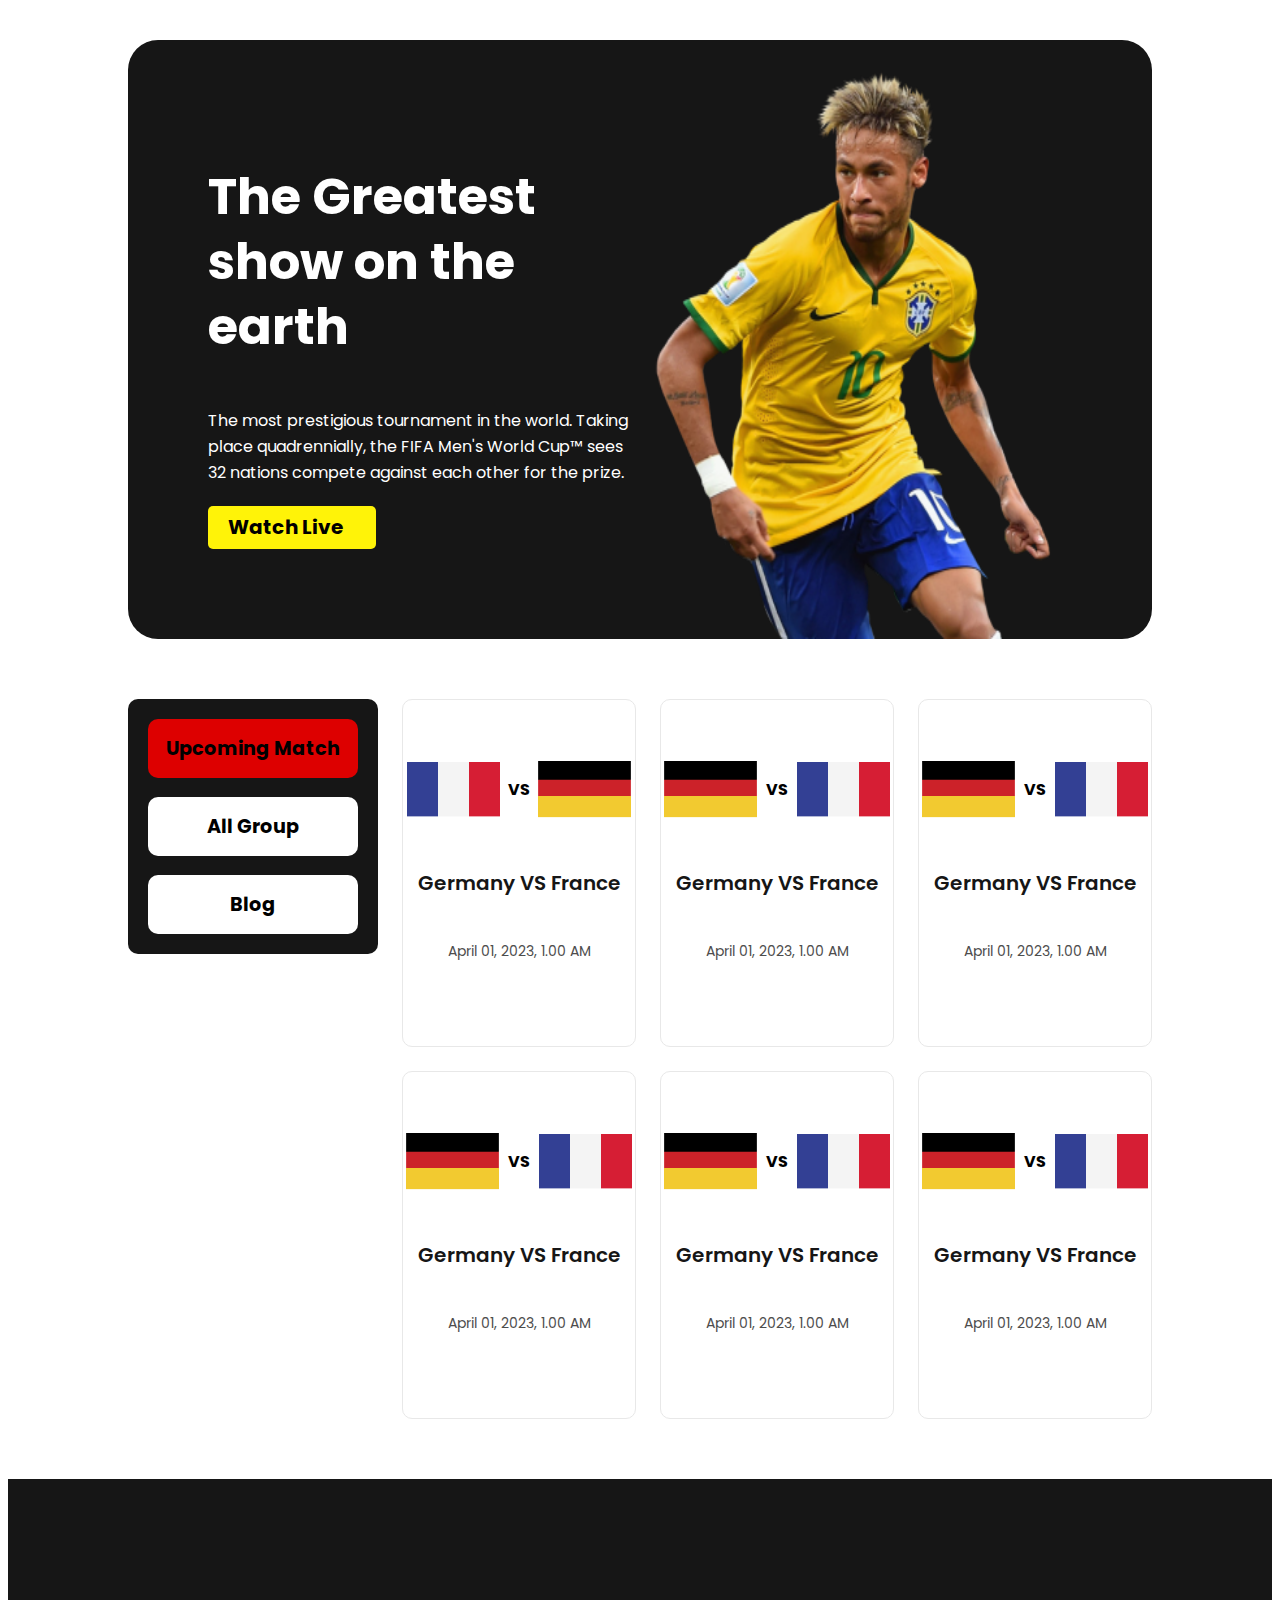
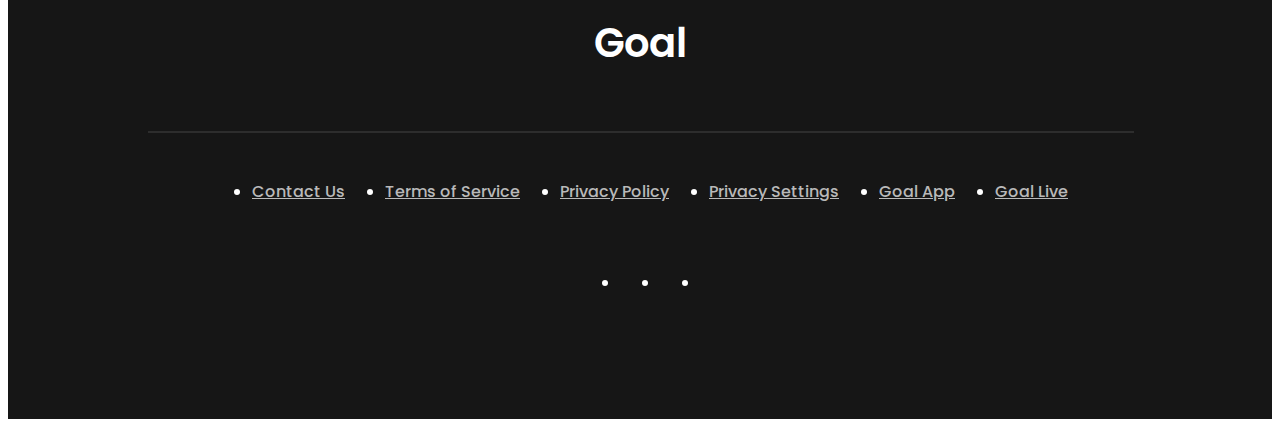
<file: onMatches.html>
<!DOCTYPE html>
<html lang="en">
  <head>
    <meta charset="UTF-8" />
    <meta http-equiv="X-UA-Compatible" content="IE=edge" />
    <meta name="viewport" content="width=device-width, initial-scale=1.0" />
    <meta name="description" content="World's biggest tournament" />
    <!-- google font -->
    <link rel="preconnect" href="https://fonts.googleapis.com" />
    <link rel="preconnect" href="https://fonts.gstatic.com" crossorigin />
    <link
      href="https://fonts.googleapis.com/css2?family=Poppins:ital,wght@0,400;0,600;0,700;0,800;1,400&display=swap"
      rel="stylesheet"
    />
    <!-- font-awesome  -->
    <link
      rel="stylesheet"
      href="https://cdnjs.cloudflare.com/ajax/libs/font-awesome/6.1.1/css/all.min.css"
      integrity="sha512-KfkfwYDsLkIlwQp6LFnl8zNdLGxu9YAA1QvwINks4PhcElQSvqcyVLLD9aMhXd13uQjoXtEKNosOWaZqXgel0g=="
      crossorigin="anonymous"
      referrerpolicy="no-referrer"
    />
    <title>World cup</title>
    <link rel="stylesheet" href="onMatches.css" />
  </head>
  <body>
    <section class="container">
      <!-- header starts  -->
      <header class="header">
        <div class="header-title">
          <h1 class="heading">The Greatest show on the earth</h1>
          <p
            class="summary"
            title="The most prestigious tournament in the world. Taking place
          quadrennially, the FIFA Men's World Cup™ sees 32 nations compete
          against each other for the prize."
          >
            The most prestigious tournament in the world. Taking place
            quadrennially, the FIFA Men's World Cup™ sees 32 nations compete
            against each other for the prize.
          </p>
          <a href="/live" class="watch-btn">
            <span>Watch Live</span> <i class="fa-solid fa-tv"></i></i>
          </a>
        </div>
        <div class="header-img">
          <img src="images/3.png" alt="banner" class="banner" />
        </div>
      </header>

      <!-- main content starts  -->
      <main class="main">
        <div class="features">
          <a href="onMatches.html" class="feature-btn activeMatch"
            >Upcoming Match</a
          >
          <a href="index.html" class="feature-btn">All Group</a>
          <a href="index.html" class="feature-btn">Blog</a>
        </div>
        <article class="matches">
          <div class="match">
            <div class="versus">
              <img src="./images/Flag.png" alt="" />
              <span>VS</span>
              <img src="./images/germany Flag.png" alt="" />
            </div>
            <div class="match-info">
              <h3>Germany VS France</h3>
              <h5>April 01, 2023, 1.00 AM</h5>
            </div>
          </div>
          <div class="match">
            <div class="versus">
              <img src="./images/germany Flag.png" alt="" />
              <span>VS</span>
              <img src="./images/Flag.png" alt="" />
            </div>
            <div class="match-info">
              <h3>Germany VS France</h3>
              <h5>April 01, 2023, 1.00 AM</h5>
            </div>
          </div>
          <div class="match">
            <div class="versus">
              <img src="./images/germany Flag.png" alt="" />
              <span>VS</span>
              <img src="./images/Flag.png" alt="" />
            </div>
            <div class="match-info">
              <h3>Germany VS France</h3>
              <h5>April 01, 2023, 1.00 AM</h5>
            </div>
          </div>
          <div class="match">
            <div class="versus">
              <img src="./images/germany Flag.png" alt="" />
              <span>VS</span>
              <img src="./images/Flag.png" alt="" />
            </div>
            <div class="match-info">
              <h3>Germany VS France</h3>
              <h5>April 01, 2023, 1.00 AM</h5>
            </div>
          </div>
          <div class="match">
            <div class="versus">
              <img src="./images/germany Flag.png" alt="" />
              <span>VS</span>
              <img src="./images/Flag.png" alt="" />
            </div>
            <div class="match-info">
              <h3>Germany VS France</h3>
              <h5>April 01, 2023, 1.00 AM</h5>
            </div>
          </div>
          <div class="match">
            <div class="versus">
              <img src="./images/germany Flag.png" alt="" />
              <span>VS</span>
              <img src="./images/Flag.png" alt="" />
            </div>
            <div class="match-info">
              <h3>Germany VS France</h3>
              <h5>April 01, 2023, 1.00 AM</h5>
            </div>
          </div>
        </article>
      </main>

      <!-- footer starts  -->
      <footer class="footer">
        <h1 class="footer-heading">Goal</h1>
        <hr />
        <div>
          <ul class="link-list">
            <li><a href="/contact" class="link">Contact Us</a></li>
            <li><a href="/tns" class="link">Terms of Service</a></li>
            <li><a href="/privacy" class="link">Privacy Policy</a></li>
            <li><a href="/settings" class="link">Privacy Settings</a></li>
            <li><a href="/app" class="link">Goal App</a></li>
            <li><a href="/live" class="link">Goal Live</a></li>
          </ul>
        </div>
        <div class="social-media">
          <ul class="link-list">
            <li>
              <a href="https://www.facebook.com" class="link"
                ><i class="fa-brands fa-facebook-square"></i
              ></a>
            </li>
            <li>
              <a href="https://www.youtube.com" class="link"
                ><i class="fa-brands fa-youtube"></i
              ></a>
            </li>
            <li>
              <a href="https://www.discord.com" class="link"
                ><i class="fa-brands fa-discord"></i
              ></a>
            </li>
          </ul>
        </div>
      </footer>
      <!-- footer ends  -->
    </section>
  </body>
</html>
</file>
<file: onMatches.css>
.container {
  width: 100%;
}
body {
  font-family: "Poppins", sans-serif;
}
/* header  */
.header {
  margin: 0 120px;
  margin-top: 40px;
  background-color: #161616;
  color: #fff;
  display: flex;
  justify-content: space-between;
  gap: 1.5rem;
  border-radius: 30px;
}
.header-title {
  flex: 1;
  display: flex;
  flex-direction: column;
  justify-content: space-between;
  padding: 90px 0;
  margin-left: 80px;
}
.heading {
  font-weight: 700;
  font-size: 50px;
  line-height: 65px;
}
.summary {
  font-weight: 400;
  font-size: 16px;
  line-height: 26px;
  margin-bottom: 20px;
}
.watch-btn {
  width: fit-content;
  font-weight: 700;
  text-decoration: none;
  font-size: 20px;
  line-height: 23px;
  background-color: #fff308;
  color: rgb(0, 0, 0);
  padding: 10px 20px;
  border: none;
  border-radius: 5px;
  display: flex;
  align-items: center;
  gap: 0.8rem;
  cursor: pointer;
}
.header-img {
  flex: 1;
  padding-top: 30px;
  padding-right: 80px;
  overflow: hidden;
  object-fit: cover;
}
.banner {
  width: 100%;
  height: 100%;
}
/* main  */
.main {
  margin: 60px 120px;
  height: auto;
  display: grid;
  grid-template-columns: 250px auto;
  column-gap: 1.5rem;
}
/* for blogs  */
.features {
  height: max-content;
  background-color: #161616;
  padding: 20px;
  border-radius: 10px;
  display: flex;
  flex-direction: column;
  gap: 1.2rem;
}
.feature-btn {
  font-weight: 700;
  font-size: 1.2rem;
  text-decoration: none;
  padding: 15px 5px;
  background-color: #fff;
  color: #000;
  text-align: center;
  border-radius: 10px;
  cursor: pointer;
}
.feature-btn.active {
  background-color: #dd0000;
  color: #fff;
}
.feature-btn.activeMatch {
  background-color: #dd0000;
  color: #000000;
}
/* for matches  */
.matches {
  height: 80vh;
  display: grid;
  grid-template-columns: repeat(3, 1fr);
  grid-template-rows: repeat(2, 1fr);
  grid-gap: 1.5rem;
}
.match {
  display: flex;
  flex-direction: column;
  gap: 30px;
  justify-content: center;
  align-items: center;
  border: 1px solid #e8e8e8;
  border-radius: 10px;
}
.versus {
  display: flex;
  align-items: center;
  gap: 0.5rem;
}
.versus span {
  font-weight: 700;
  font-size: 16px;
}
.match-info {
  display: flex;
  flex-direction: column;
  text-align: center;
}
.match-info h3 {
  font-weight: 600;
  font-size: 20px;
  color: #161616;
}
.match-info h5 {
  font-weight: 400;
  font-size: 14px;
  color: #4d4d4d;
}
/* footer  */
.footer {
  height: 60vh;
  padding: 0 140px;
  display: flex;
  flex-direction: column;
  justify-content: center;
  align-items: center;
  background-color: #161616;
  color: #fff;
}
.footer-heading {
  font-weight: 600;
  font-size: 40px;
  line-height: 60px;
  margin-bottom: 50px;
}
.footer > hr {
  width: 100%;
  height: 0;
  border: 1px solid rgba(255, 255, 255, 0.1);
  margin-bottom: 30px;
}
.link-list {
  display: flex;
  align-items: center;
  gap: 40px;
}
.link {
  color: #b9b9b9;
  font-weight: 500;
  font-size: 16px;
  line-height: 24px;
}
.social-media {
  margin-top: 30px;
}

.fa-facebook-square,
.fa-youtube,
.fa-discord {
  font-size: 30px;
}
.fa-facebook-square {
  color: #1877f2;
}
.fa-youtube {
  color: #ff0000;
}
.fa-discord {
  color: #fff;
}

/* tablet devices  */
@media only screen and (min-width: 769px) and (max-width: 1080px) {
  .container {
    width: 100%;
  }
  /* header  */
  .header,
  .main {
    margin: 0 50px;
    margin-top: 30px;
    column-gap: 1rem;
  }
  .header-title {
    max-width: 300px;
    justify-content: start;
    padding: 45px 0;
    margin-left: 55px;
  }
  .heading {
    font-size: 35px;
    line-height: 50px;
    margin-bottom: 25px;
  }
  .summary {
    white-space: nowrap;
    overflow: hidden;
    text-overflow: ellipsis;
    margin-bottom: 25px;
  }
  .header-img {
    min-width: 350px;
    margin-right: 30px;
  }
  /* main  */
  .main {
    grid-template-columns: 12fr;
    margin-bottom: 2rem;
  }
  .features {
    display: flex;
    flex-direction: row;
    justify-content: space-between;
    padding: 0;
    background-color: transparent;
    gap: 20px;
  }
  .feature-btn {
    width: 100%;
    text-align: center;
    border-radius: 10px;
    margin-bottom: 30px;
    border: 1px solid #e8e8e8;
  }
  .feature-btn.active,
  .feature-btn.activeMatch {
    border: none;
  }
  /* for blogs  */
  .blogs,
  .matches {
    grid-template-columns: repeat(2, 1fr);
  }
  .blog:nth-child(7),
  .blog:nth-child(8),
  .blog:nth-child(9) {
    display: none;
  }
  .info {
    flex: 0;
    height: fit-content;
  }
  .remaining {
    display: flex;
  }

  /* for matches  */
  .matches {
    height: auto;
  }
  .versus {
    margin-top: 30px;
  }
  .match-info {
    margin-bottom: 30px;
  }
  /* footer  */
  .footer {
    height: 100vh;
    padding: 0 60px;
  }
  .link-list {
    gap: 20px;
    flex-wrap: wrap;
    white-space: nowrap;
  }
}

/* mobile devices  */
@media only screen and (max-width: 768px) {
  /* header  */
  .header,
  .main {
    margin: 0 20px;
    margin-top: 30px;
  }
  /* header  */
  .header {
    height: 100vh;
    display: flex;
    flex-direction: column;
    justify-content: center;
    align-items: center;
    padding: 0 40px;
    padding-top: 20px;
    gap: 0;
  }
  .header-title {
    width: 300px;
    justify-content: flex-start;
    padding-top: 10px;
    padding-bottom: 0;
    margin-left: 0;
  }
  .heading {
    font-size: 30px;
    line-height: 38px;
    text-align: center;
    margin-bottom: 30px;
  }
  .summary {
    width: 300px;
    white-space: nowrap;
    overflow: hidden;
    text-overflow: ellipsis;
    margin-bottom: 25px;
  }
  .watch-btn {
    align-self: center;
    font-size: 16px;
  }
  .header-img {
    margin-right: 0;
    padding-right: 0;
    padding-top: 0;
  }
  /* main  */
  .main {
    grid-template-columns: 12fr;
    margin-bottom: 1rem;
  }
  .features {
    display: flex;
    flex-direction: column;
    justify-content: flex-start;
    gap: 0.5rem;
    padding: 0;
    margin-bottom: 20px;
    background-color: transparent;
  }
  .feature-btn {
    width: 100%;
    text-align: center;
    border-radius: 10px;
    margin-bottom: 0;
    border: 1px solid #e8e8e8;
  }
  .info {
    flex: 0;
    height: fit-content;
  }
  .blogs,
  .matches {
    grid-template-columns: repeat(1, 1fr);
  }
  .blog:nth-child(7),
  .blog:nth-child(8),
  .blog:nth-child(9) {
    display: none;
  }
  .matches {
    height: auto;
  }
  .versus {
    margin-top: 30px;
    gap: 2.5rem;
  }
  .match-info {
    margin-bottom: 30px;
  }
  .footer {
    height: 100vh;
    padding: 0 20px;
  }
  .link-list {
    gap: 20px;
    display: flex;
    flex-direction: column;
    white-space: nowrap;
  }
  .social-media .link-list {
    display: flex;
    flex-direction: row;
  }
}
</file>
